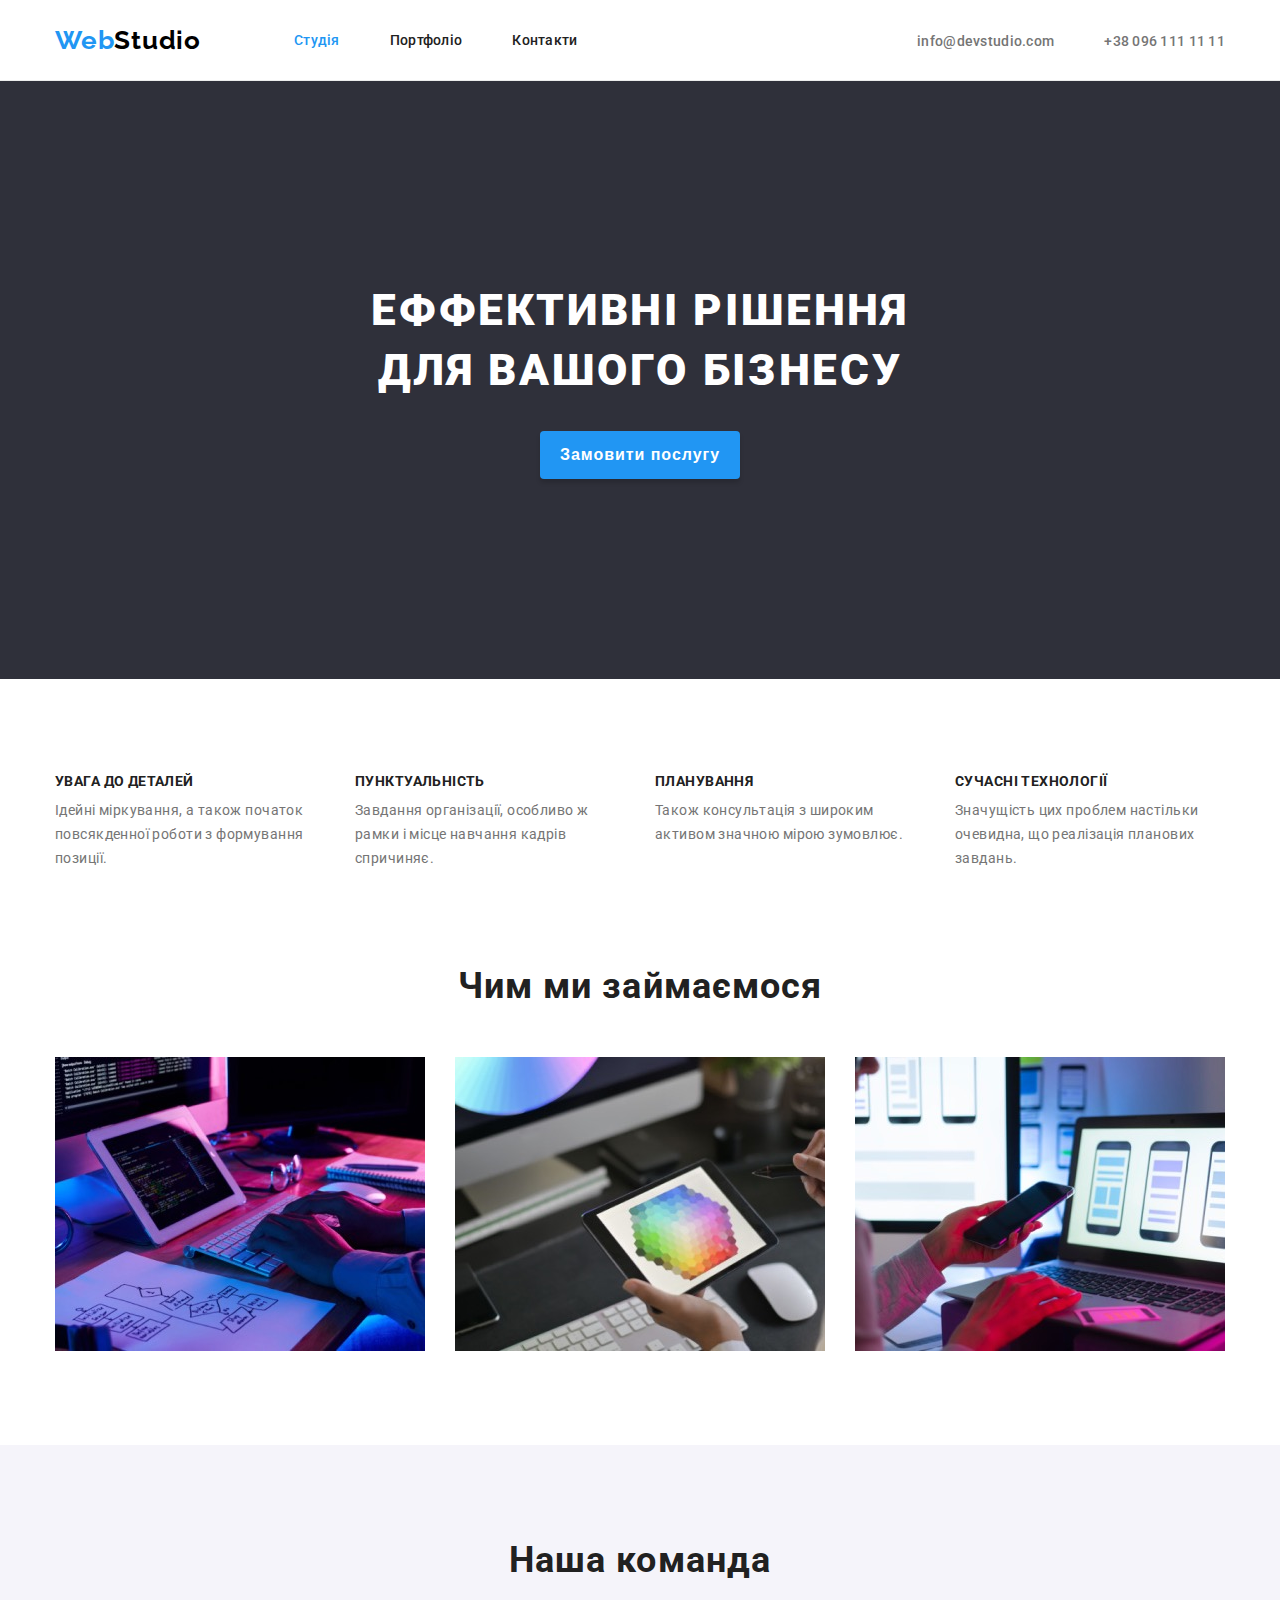
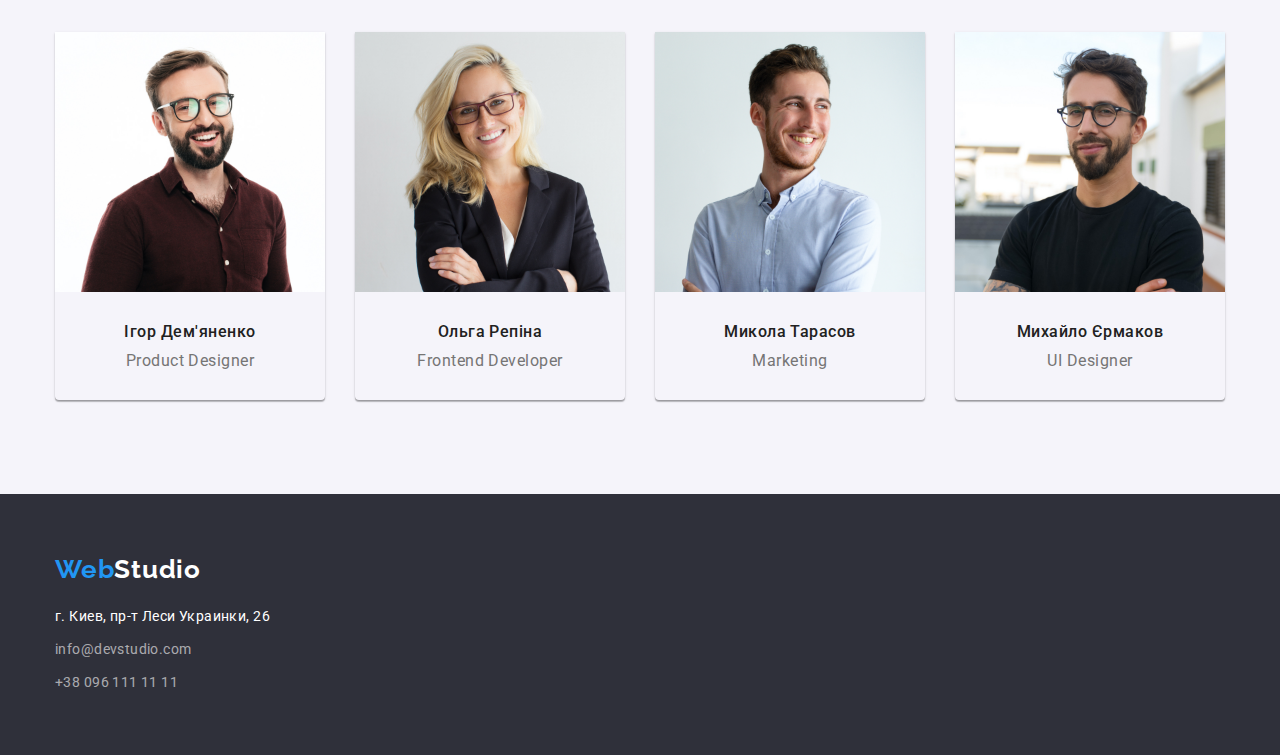
<file: index.html>
<!DOCTYPE html>
<html lang="uk">
  <head>
    <meta charset="UTF-8" />
    <meta http-equiv="X-UA-Compatible" content="IE=edge" />
    <title>Студія</title>
    <link rel="preconnect" href="https://fonts.googleapis.com" />
    <link rel="preconnect" href="https://fonts.gstatic.com" crossorigin />
    <link
      href="https://fonts.googleapis.com/css2?family=Oleo+Script&family=Raleway:wght@700&family=Roboto:wght@400;500;700;900&display=swap"
      rel="stylesheet"
    />
    <link
      rel="stylesheet"
      href="https://cdnjs.cloudflare.com/ajax/libs/modern-normalize/1.1.0/modern-normalize.min.css"
      integrity="sha512-wpPYUAdjBVSE4KJnH1VR1HeZfpl1ub8YT/NKx4PuQ5NmX2tKuGu6U/JRp5y+Y8XG2tV+wKQpNHVUX03MfMFn9Q=="
      crossorigin="anonymous"
      referrerpolicy="no-referrer"
    />
    <link rel="stylesheet" href="./styles/styles.css" />
    <link rel="stylesheet" href="./styles/style-portfolio.css" />
  </head>

  <body class="body">
    <!-- верхнє меню -->
    <header class="header">
      <div class="container flex">
        <nav class="nav">
          <!-- логотип -->
          <a class="logo-web" href="./index.html"
            >Web<span class="logo-studio">Studio</span></a
          >

          <div class="box-navi">
            <ul class="nav-list">
              <li>
                <a class="nav-item accent-button" href="./index.html">Студія</a>
              </li>
              <li>
                <a class="nav-item" href="./portfolio.html">Портфоліо</a>
              </li>
              <li><a class="nav-item" href="./index.html">Контакти</a></li>
            </ul>
          </div>
        </nav>
        <!-- контакти mailto phoneto-->
        <div>
          <ul class="contacts">
            <li>
              <a class="contacts-item" href="mailto:info@devstudio.com"
                >info@devstudio.com</a
              >
            </li>
            <li>
              <a class="contacts-item" href="tel:+380961111111"
                >+38 096 111 11 11</a
              >
            </li>
          </ul>
        </div>
      </div>
    </header>

    <main>
      <!-- блок із кнопкою замовити послугу -->
      <section class="section hero">
        <div class="container">
          <h1 class="hero-text-button">
            Еффективні рішення для вашого бізнесу
          </h1>
          <button class="button-order" type="button">Замовити послугу</button>
        </div>
      </section>
      <!-- наші особливості -->
      <section class="section">
        <div class="container">
          <h2 class="visually-hidden">особливості</h2>
          <ul class="features-list">
            <li class="features-card">
              <h3 class="features-card-header">Увага до деталей</h3>
              <p class="features-description">
                Ідейні міркування, а також початок повсякденної роботи з
                формування позиції.
              </p>
            </li>

            <li class="features-card">
              <h3 class="features-card-header">Пунктуальність</h3>
              <p class="features-description">
                Завдання організації, особливо ж рамки і місце навчання кадрів
                спричиняє.
              </p>
            </li>

            <li class="features-card">
              <h3 class="features-card-header">Планування</h3>
              <p class="features-description">
                Також консультація з широким активом значною мірою зумовлює.
              </p>
            </li>

            <li class="features-card">
              <h3 class="features-card-header">Сучасні технології</h3>
              <p class="features-description">
                Значущість цих проблем настільки очевидна, що реалізація
                планових завдань.
              </p>
            </li>
          </ul>
        </div>
      </section>
      <!-- чим ми займаємось -->
      <section class="section directions">
        <div class="container">
          <h2 class="section-title">Чим ми займаємося</h2>
          <ul class="directions-list">
            <li class="directions-item">
              <img
                src="./images/our_work/desktop.jpg"
                alt="Desktop applications"
                width="370"
              />
            </li>
            <li class="directions-item">
              <img
                src="./images/our_work/ipad.jpg"
                alt="Tablet applications"
                width="370"
              />
            </li>
            <li class="directions-item">
              <img
                src="./images/our_work/phone.jpg"
                alt="Smartphone applications"
                width="370"
              />
            </li>
          </ul>
        </div>
      </section>

      <!-- наша команда -->
      <section class="section team">
        <div class="container">
          <h2 class="section-title">Наша команда</h2>
          <ul class="team-list">
            <li class="team-card">
              <img
                src="./images/team/igordemianenko.jpg"
                alt="Фото Ігор Дем'яненко"
                width="270"
              />
              <div class="wrap">
                <h3 class="team-header">Ігор Дем'яненко</h3>
                <p class="team-description">Product Designer</p>
              </div>
            </li>
            <li class="team-card">
              <img
                src="./images/team/olgarepina.jpg"
                alt="Фото Ольга Репіна"
                width="270"
              />
              <div class="wrap">
                <h3 class="team-header">Ольга Репіна</h3>
                <p class="team-description">Frontend Developer</p>
              </div>
            </li>
            <li class="team-card">
              <img
                src="./images/team/nikolaitarasov.jpg"
                alt="Фото Микола Тарасов"
                width="270"
              />
              <div class="wrap">
                <h3 class="team-header">Микола Тарасов</h3>
                <p class="team-description">Marketing</p>
              </div>
            </li>
            <li class="team-card">
              <img
                src="./images/team/mikhailermakov.jpg"
                alt="Фото Михайло Єрмаков"
                width="270"
              />
              <div class="wrap">
                <h3 class="team-header">Михайло Єрмаков</h3>
                <p class="team-description">UI Designer</p>
              </div>
            </li>
          </ul>
        </div>
      </section>
    </main>

    <!-- підвал -->
    <footer class="footer">
      <div class="container">
        <!-- логотип футера-->
        <div class="logo-footer">
          <a class="logo-web" href="./index.html"
            >Web<span class="logo-studio-footer">Studio</span></a
          >
        </div>

        <!-- зворотня адреса -->
        <address class="address">
          <ul>
            <li class="addr-item">
              <a
                class="footer-contacts-addr"
                href="https://www.google.com/maps/d/embed?mid=10uSM3H-mIU3GznYo2szRIEphczw&hl=en_US&ehbc=2E312F"
                target="_blank"
                rel="noopener noreferrer"
                >г. Киев, пр-т Леси Украинки, 26</a
              >
            </li>
            <li class="addr-item">
              <a class="footer-contacts" href="mailto:info@devstudio.com"
                >info@devstudio.com</a
              >
            </li>
            <li class="addr-item">
              <a class="footer-contacts" href="tel:+380961111111"
                >+38 096 111 11 11</a
              >
            </li>
          </ul>
        </address>
      </div>
    </footer>
  </body>
</html>
</file>
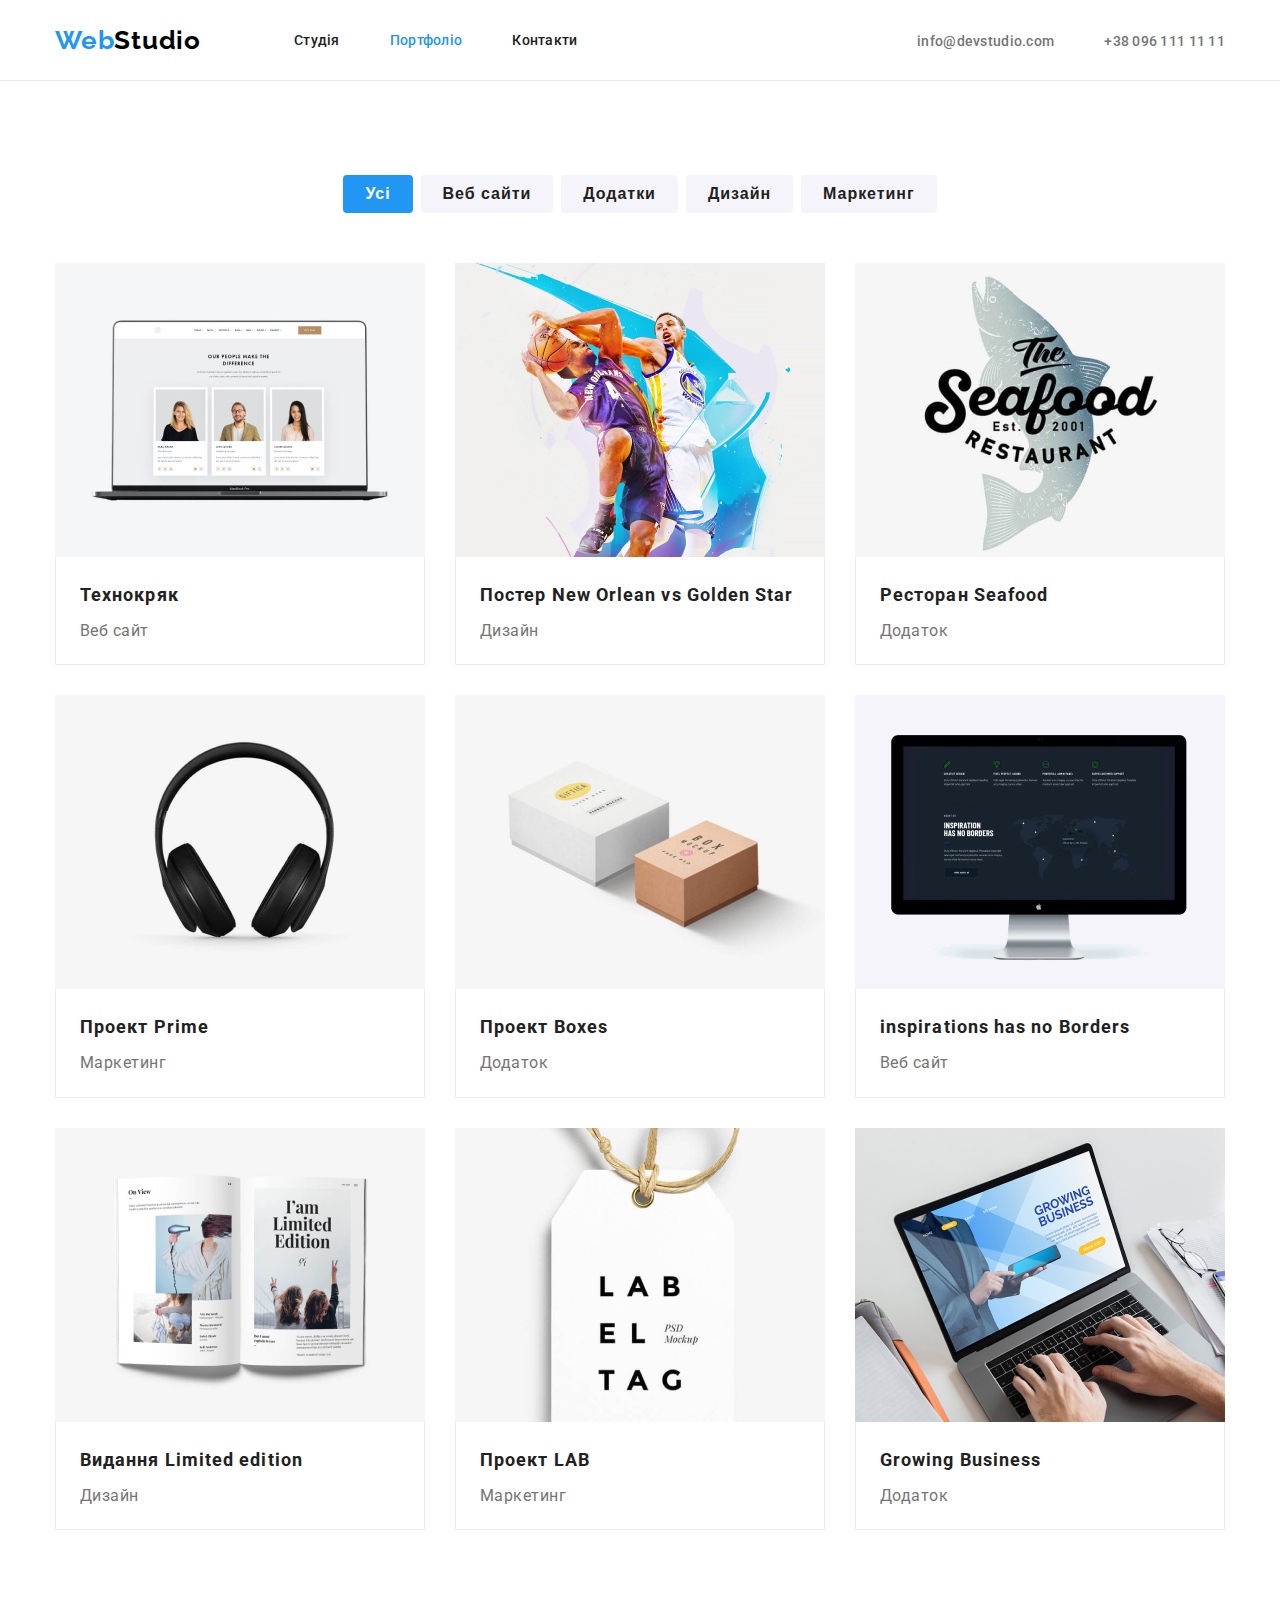
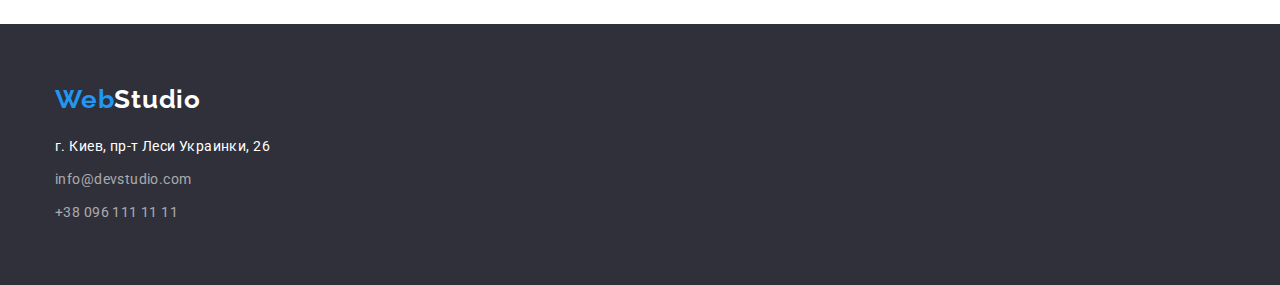
<file: portfolio.html>
<!DOCTYPE html>
<html lang="uk">
  <head>
    <meta charset="UTF-8" />
    <meta http-equiv="X-UA-Compatible" content="IE=edge" />
    <title>Портфоліо</title>
    <link rel="preconnect" href="https://fonts.googleapis.com" />
    <link rel="preconnect" href="https://fonts.gstatic.com" crossorigin />
    <link
      href="https://fonts.googleapis.com/css2?family=Oleo+Script&family=Raleway:wght@700&family=Roboto:wght@400;500;700;900&display=swap"
      rel="stylesheet"
    />
    <link
      rel="stylesheet"
      href="https://cdnjs.cloudflare.com/ajax/libs/modern-normalize/1.1.0/modern-normalize.min.css"
      integrity="sha512-wpPYUAdjBVSE4KJnH1VR1HeZfpl1ub8YT/NKx4PuQ5NmX2tKuGu6U/JRp5y+Y8XG2tV+wKQpNHVUX03MfMFn9Q=="
      crossorigin="anonymous"
      referrerpolicy="no-referrer"
    />
    <link rel="stylesheet" href="./styles/styles.css" />
    <link rel="stylesheet" href="./styles/style-portfolio.css" />
  </head>

  <body class="body">
    <!-- верхнє меню -->
    <header class="header">
      <div class="container flex">
        <nav class="nav">
          <!-- логотип -->
          <a class="logo-web" href="./index.html"
            >Web<span class="logo-studio">Studio</span></a
          >

          <div class="box-navi">
            <ul class="nav-list">
              <li><a class="nav-item" href="./index.html">Студія</a></li>
              <li>
                <a class="nav-item accent-button" href="./portfolio.html"
                  >Портфоліо</a
                >
              </li>
              <li><a class="nav-item" href="./index.html">Контакти</a></li>
            </ul>
          </div>
        </nav>
        <!-- контакти mailto phoneto-->
        <div>
          <ul class="contacts">
            <li>
              <a class="contacts-item" href="mailto:info@devstudio.com"
                >info@devstudio.com</a
              >
            </li>
            <li>
              <a class="contacts-item" href="tel:+380961111111"
                >+38 096 111 11 11</a
              >
            </li>
          </ul>
        </div>
      </div>
    </header>

    <main>
      <section class="section">
        <!-- sort menu -->
        <div class="container">
          <h1 class="visually-hidden">Селектори фільтру</h1>

          <ul class="sort-buttons">
            <li>
              <button class="button-filter active-btn" type="button">
                Усі
              </button>
            </li>
            <li>
              <button class="button-filter" type="button">Веб сайти</button>
            </li>
            <li>
              <button class="button-filter" type="button">Додатки</button>
            </li>
            <li><button class="button-filter" type="button">Дизайн</button></li>
            <li>
              <button class="button-filter" type="button">Маркетинг</button>
            </li>
          </ul>
          <!-- list of projects -->
          <ul class="projects-list">
            <li class="project-item">
              <img
                src="./images/projects-pic/technokryak.jpg"
                alt="ноутбук з відкритою сторінкою сайту"
                width="370"
              />
              <div class="card-description">
                <h3 class="projects-list-title">Технокряк</h3>
                <p class="projects-list-desription">Веб сайт</p>
              </div>
            </li>
            <li class="project-item">
              <img
                src="./images/projects-pic/poster-neworlean.jpg"
                alt="постер з гравцями у баскетбол"
                width="370"
              />
              <div class="card-description">
                <h3 class="projects-list-title">
                  Постер New Orlean vs Golden Star
                </h3>
                <p class="projects-list-desription">Дизайн</p>
              </div>
            </li>
            <li class="project-item">
              <img
                src="./images/projects-pic/seafood.jpg"
                alt="логотип ресторану"
                width="370"
              />
              <div class="card-description">
                <h3 class="projects-list-title">Ресторан Seafood</h3>
                <p class="projects-list-desription">Додаток</p>
              </div>
            </li>
            <li class="project-item">
              <img
                src="./images/projects-pic/prime.jpg"
                alt="навушники"
                width="370"
              />
              <div class="card-description">
                <h3 class="projects-list-title">Проект Prime</h3>
                <p class="projects-list-desription">Маркетинг</p>
              </div>
            </li>
            <li class="project-item">
              <img
                src="./images/projects-pic/boxes.jpg"
                alt="дві різні поштові коробки"
                width="370"
              />

              <div class="card-description">
                <h3 class="projects-list-title">Проект Boxes</h3>
                <p class="projects-list-desription">Додаток</p>
              </div>
            </li>
            <li class="project-item">
              <img
                src="./images/projects-pic/inspiration.jpg"
                alt="монітор з відкритою сторінкою сайту"
                width="370"
              />
              <div class="card-description">
                <h3 class="projects-list-title">inspirations has no Borders</h3>
                <p class="projects-list-desription">Веб сайт</p>
              </div>
            </li>
            <li class="project-item">
              <img
                src="./images/projects-pic/limited-edition.jpg"
                alt="журнал"
                width="370"
              />

              <div class="card-description">
                <h3 class="projects-list-title">Видання Limited edition</h3>
                <p class="projects-list-desription">Дизайн</p>
              </div>
            </li>
            <li class="project-item">
              <img
                src="./images/projects-pic/LAB.jpg"
                alt="Бірка"
                width="370"
              />
              <div class="card-description">
                <h3 class="projects-list-title">Проект LAB</h3>
                <p class="projects-list-desription">Маркетинг</p>
              </div>
            </li>
            <li class="project-item">
              <img
                src="./images/projects-pic/growing-business.jpg"
                alt="робота за ноутбуком"
                width="370"
              />
              <div class="card-description">
                <h3 class="projects-list-title">Growing Business</h3>
                <p class="projects-list-desription">Додаток</p>
              </div>
            </li>
          </ul>
        </div>
      </section>
    </main>

    <!-- підвал -->
    <footer class="footer">
      <div class="container">
        <!-- логотип футера-->
        <div class="logo-footer">
          <a class="logo-web" href="./index.html"
            >Web<span class="logo-studio-footer">Studio</span></a
          >
        </div>

        <!-- зворотня адреса -->
        <address class="address">
          <ul>
            <li class="addr-item">
              <a
                class="footer-contacts-addr"
                href="https://www.google.com/maps/d/embed?mid=10uSM3H-mIU3GznYo2szRIEphczw&hl=en_US&ehbc=2E312F"
                target="_blank"
                rel="noopener noreferrer"
                >г. Киев, пр-т Леси Украинки, 26</a
              >
            </li>
            <li class="addr-item">
              <a class="footer-contacts" href="mailto:info@devstudio.com"
                >info@devstudio.com</a
              >
            </li>
            <li class="addr-item">
              <a class="footer-contacts" href="tel:+380961111111"
                >+38 096 111 11 11</a
              >
            </li>
          </ul>
        </address>
      </div>
    </footer>
  </body>
</html>
</file>
<file: styles/styles.css>
:root {
  /* color palette */
  --main-header-color: #000000;
  --bg-body-color: #e5e5e5;
  --logo-web-color: #2196f3;
  --logo-studio-dark: #000000;
  --logo-studio-light: #ffffff;
  --bg-head-color: #ffffff;
  --bg-footer-color: #2f303a;
  --body-color: #ffffff;
  --header-dark-color: #212121;
  --borders-color: #ececec;
  --btn-bg-accent-color: #2196f3;
  --btn-text-accent-color: #ffffff;
  --btn-bg-def-color: #f5f4fa;
  --block-bg-white-color: #f5f4fa;
  --btn-text-def-color: #212121;
  --btn-bg-hover-color: #188ce8;
  --text-description-color: #757575;
}
.body {
  font-family: "Roboto";
  color: var(--main-header-color);
  background-color: var(--bg-head-color);
  margin-top: 0px;
}

/*Обнулення стилів браузера*/
html {
  box-sizing: border-box;
}
*,
*::after,
*::before {
  box-sizing: inherit;
  margin: 0;
}
h1,
h2,
h3,
h4,
h5,
h6,
p {
  margin: 0;
}
a {
  text-decoration: none;
  color: inherit;
}
ul {
  list-style: none;
  padding: 0;
  margin: 0;
}
img {
  display: block;
  max-width: 100%;
  height: auto;
}
address {
  font-style: normal;
}

.contacts-item:hover,
.nav-item:hover,
.footer-contacts:hover,
.contacts-item:focus,
.nav-item:focus,
.footer-contacts:focus {
  color: var(--btn-bg-accent-color);
  cursor: pointer;
}

li > .accent-button {
  color: var(--btn-bg-accent-color);
}
.container {
  width: 1200px;
  padding: 0 15px;
  margin: 0 auto;
  align-items: center;
}
.section {
  padding: 94px 0;
  background-color: var(--bg-head-color);
}
.flex {
  display: flex;
}
.visually-hidden {
  position: absolute;
  width: 1px;
  height: 1px;
  margin: -1px;
  border: 0;
  padding: 0;
  white-space: nowrap;
  clip-path: inset(100%);
  clip: rect(0 0 0 0);
  overflow: hidden;
}
/* CSS HEADER =============================================*/
.header {
  padding: 0;
  border-bottom: 1px solid var(--borders-color);
}
.box-logo {
  padding-left: 15px;
  margin: 0;
}
.box-navi {
  margin-left: 93px;
}
.logo-web {
  text-decoration: none;
  font-family: "Raleway";
  font-weight: 700;
  font-size: 26px;
  line-height: 1.2;
  letter-spacing: 0.03em;
  color: var(--logo-web-color);
}
.logo-studio {
  text-decoration: none;
  font-family: "Raleway";
  font-weight: 700;
  font-size: 26px;
  line-height: 1.2;
  letter-spacing: 0.03em;
  color: var(--logo-studio-dark);
}
.nav {
  display: flex;
  margin-right: auto;
  align-items: center;
}
.nav-list {
  display: flex;
  gap: 50px;
}
.nav-item {
  display: block;
  padding: 32px 0;
  text-decoration: none;
  align-content: center;
  font-weight: 500;
  font-size: 14px;
  line-height: 1.17;
  letter-spacing: 0.02em;
  color: var(--header-dark-color);
}
.box-contacts {
  margin-left: auto;
  margin-right: 0px;
}
.contacts {
  display: flex;
  gap: 50px;
}
.contacts-item {
  padding: 32px 0;
  text-decoration: none;
  font-weight: 500;
  font-size: 14px;
  line-height: 1.17;
  letter-spacing: 0.02em;
  color: var(--text-description-color);
}
/* блок замовити послугу=================================== */
.hero {
  padding-top: 200px;
  padding-bottom: 200px;
  text-align: center;
  background: var(--bg-footer-color);
}
.hero-text-button {
  width: 600px;
  margin: 0 auto 30px;
  font-weight: 900;
  font-size: 44px;
  line-height: 1.36;
  letter-spacing: 0.06em;
  text-transform: uppercase;
  color: var(--btn-text-accent-color);
}
.button-order {
  width: 200px;
  padding: 9px 0px;
  border-radius: 4px;
  border-style: none;
  background-color: var(--btn-bg-accent-color);
  color: var(--btn-text-accent-color);
  font-weight: 700;
  font-size: 16px;
  line-height: 1.88;
  letter-spacing: 0.06em;
  box-shadow: 0px 4px 4px rgba(0, 0, 0, 0.15);
}
.button-order:hover {
  background-color: var(--btn-bg-hover-color);
  cursor: pointer;
}
.button-order:focus {
  background-color: var(--btn-bg-hover-color);
  cursor: pointer;
}

/* Наші особливості =========================================*/
.features-list {
  display: flex;
}
.features-card {
  width: 270px;
}
.features-card:not(:last-child) {
  margin-right: 30px;
}
.features-card-header {
  text-transform: uppercase;
  font-weight: 700;
  font-size: 14px;
  line-height: 1.17;
  letter-spacing: 0.03em;
  color: var(--header-dark-color);
  margin: 0 0;
}
.features-description {
  font-weight: 400;
  font-size: 14px;
  line-height: 1.71;
  letter-spacing: 0.03em;
  color: var(--text-description-color);
  margin-top: 10px;
  margin-bottom: 0;
}
/* Чим ми займаймося ========================================*/
.directions {
  padding-top: 0;
}
.section-title {
  font-weight: 700;
  font-size: 36px;
  line-height: 1.17;
  text-align: center;
  letter-spacing: 0.03em;
  color: var(--header-dark-color);
  margin-bottom: 50px;
}
.directions-list {
  display: flex;
  gap: 30px;
}
.directions-item {
  margin: 0px auto;
}
/* Наша команда =============================================*/
.team {
  background-color: var(--block-bg-white-color);
}

.team-list {
  display: flex;
  gap: 30px;
  justify-content: center;
  align-items: center;
}
.team-card {
  box-shadow: 0px 1px 3px rgba(0, 0, 0, 0.12), 0px 1px 1px rgba(0, 0, 0, 0.14),
    0px 2px 1px rgba(0, 0, 0, 0.2);
  border-radius: 0px 0px 4px 4px;
}
.wrap {
  padding: 30px;
}
.team-header {
  margin-bottom: 10px;
  font-weight: 500;
  font-size: 16px;
  line-height: 1.19;
  text-align: center;
  letter-spacing: 0.03em;
  color: var(--header-dark-color);
}
.team-description {
  font-weight: 400;
  font-size: 16px;
  line-height: 1.19;
  text-align: center;
  letter-spacing: 0.03em;
  color: var(--text-description-color);
}
/* Підвал ===================================================*/
.footer {
  padding: 60px 0;
  background-color: var(--bg-footer-color);
}
.logo-footer {
  margin-bottom: 20px;
}
.logo-studio-footer {
  color: var(--logo-studio-light);
}
.address {
  /* margin-top: 20px; */
  font-style: normal;
  font-weight: 400;
  font-size: 14px;
  line-height: 1.71;
  letter-spacing: 0.03em;
}

.addr-item:not(:last-child) {
  margin-bottom: 9px;
}
.footer-contacts-addr {
  color: var(--bg-head-color);
}
.footer-contacts {
  text-decoration: none;
  color: rgba(255, 255, 255, 0.6);
}
</file>
<file: styles/style-portfolio.css>
/* Стилі до сторінки Портфоліо  ============================*/
.button-filter:hover,
.button-filter:focus {
  background-color: var(--btn-bg-hover-color);
  color: var(--btn-text-accent-color);
  box-shadow: 0px 3px 1px rgba(0, 0, 0, 0.1), 0px 1px 2px rgba(0, 0, 0, 0.08),
    0px 2px 2px rgba(0, 0, 0, 0.12);
  cursor: pointer;
}
.portfolio-main {
  background-color: var(--bg-head-color);
}
.projects {
  padding-top: 50px;
}
.sort-buttons {
  display: flex;
  justify-content: center;
  gap: 8px;
  margin-bottom: 50px;
}
.button-filter {
  background-color: var(--btn-bg-def-color);
  color: var(--btn-text-def-color);
  padding: 6px 22px;
  border-radius: 4px;
  border-style: none;
  font-weight: 700;
  font-size: 16px;
  line-height: 1.62;
  letter-spacing: 0.06em;
}
.active-btn {
  background-color: var(--btn-bg-accent-color);
  color: var(--btn-text-accent-color);
}
.projects-list {
  display: flex;
  flex-wrap: wrap;
  gap: 30px;
}

.project-item {
  background-color: var(--bg-head-color);
}
.card-description {
  padding: 20px 24px;
  border: 1px solid var(--borders-color);
  border-top: 0px;
}
.projects-list-title {
  margin-bottom: 4px;
  text-align: left;
  font-weight: 700;
  font-size: 18px;
  line-height: 2;
  letter-spacing: 0.06em;
  color: var(--header-dark-color);
}
.projects-list-desription {
  font-weight: 400;
  font-size: 16px;
  line-height: 1.7;
  letter-spacing: 0.03em;
  color: var(--text-description-color);
}
</file>
